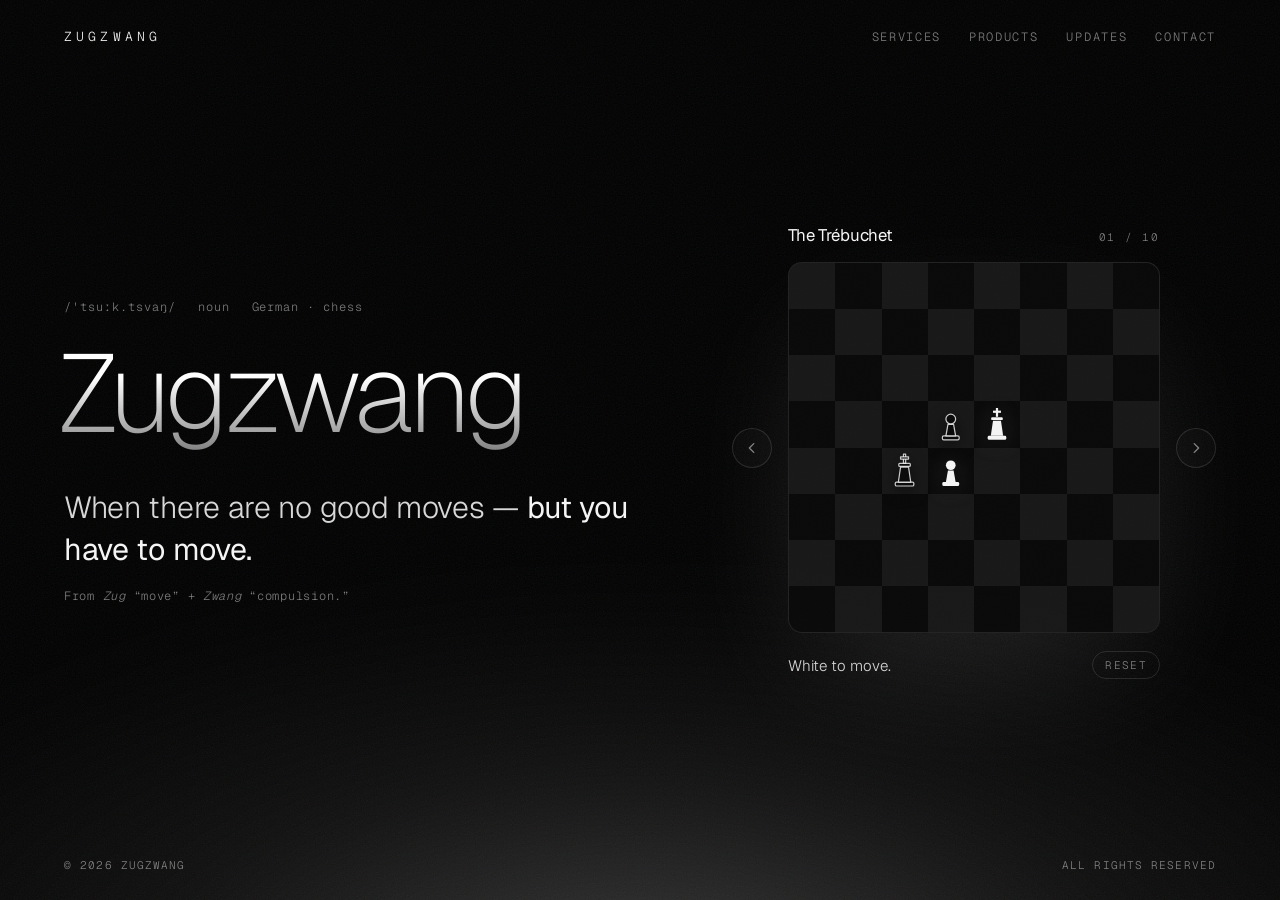
<file: index.html>
<!doctype html>
<html lang="en">
<head>
  <meta charset="utf-8">
  <meta name="viewport" content="width=device-width, initial-scale=1, viewport-fit=cover">
  <title>Zugzwang</title>
  <meta name="description" content="Zugzwang — when there are no good moves, but you have to move.">
  <meta name="theme-color" content="#000000">
  <link rel="icon" href="favicon.ico" sizes="any">
  <link rel="icon" href="favicon.svg" type="image/svg+xml">
  <link rel="apple-touch-icon" href="apple-touch-icon.png">
  <link rel="preconnect" href="https://fonts.googleapis.com">
  <link rel="preconnect" href="https://fonts.gstatic.com" crossorigin>
  <link href="https://fonts.googleapis.com/css2?family=Geist:wght@200;300;400;500&family=Geist+Mono:wght@400&display=swap" rel="stylesheet">
  <link rel="stylesheet" href="styles.css">
</head>
<body>
  <div class="backdrop" aria-hidden="true">
    <div class="board"></div>
    <div class="glow"></div>
    <div class="grain"></div>
  </div>

  <div class="page">
    <header class="reveal d1">
      <a href="/" class="wordmark" aria-label="Zugzwang home">Zugzwang</a>
      <nav class="nav">
        <a href="services/" class="nav-link">Services</a>
        <a href="products/" class="nav-link">Products</a>
        <a href="updates/" class="nav-link">Updates</a>
        <a href="contact/" class="nav-link">Contact</a>
      </nav>
    </header>

    <main>
      <div class="hero">
        <section class="definition" aria-labelledby="term">
          <div class="eyebrow reveal d2">
            <span>/ˈtsuːk.tsvaŋ/</span>
            <span>noun</span>
            <span>German · chess</span>
          </div>

          <h1 id="term" class="reveal d3">Zugzwang</h1>

          <p class="meaning reveal d4">
            When there are no good moves &mdash; <em>but you have to move.</em>
          </p>
          <p class="gloss reveal d4">From <i>Zug</i> “move” + <i>Zwang</i> “compulsion.”</p>
        </section>

        <aside class="zz reveal d5" aria-label="Interactive zugzwang positions">
          <div class="zz-head">
            <p class="zz-title" id="zz-name" aria-live="polite"></p>
            <span class="zz-count" id="zz-count"></span>
          </div>
          <div class="zz-stage">
            <button class="zz-arrow" id="zz-prev" type="button" aria-label="Previous position">
              <svg viewBox="0 0 16 16" aria-hidden="true"><path d="M10 3 5 8l5 5"/></svg>
            </button>
            <div class="zz-board" id="zz-board" role="group">
              <div class="zz-squares"></div>
              <div class="zz-pieces"></div>
            </div>
            <button class="zz-arrow" id="zz-next" type="button" aria-label="Next position">
              <svg viewBox="0 0 16 16" aria-hidden="true"><path d="M6 3l5 5-5 5"/></svg>
            </button>
          </div>
          <div class="zz-foot">
            <p id="zz-status" aria-live="polite"></p>
            <div class="zz-actions">
              <button id="zz-reset" class="pill" type="button">Reset</button>
            </div>
          </div>
        </aside>
      </div>
    </main>

    <footer class="reveal d5">
      <span>© <span id="year">2026</span> Zugzwang</span>
      <span>All rights reserved</span>
    </footer>
  </div>

  <script src="engine.js" defer></script>
  <script src="board.js" defer></script>
  <script>
    document.getElementById('year').textContent = new Date().getFullYear();
  </script>
</body>
</html>
</file>
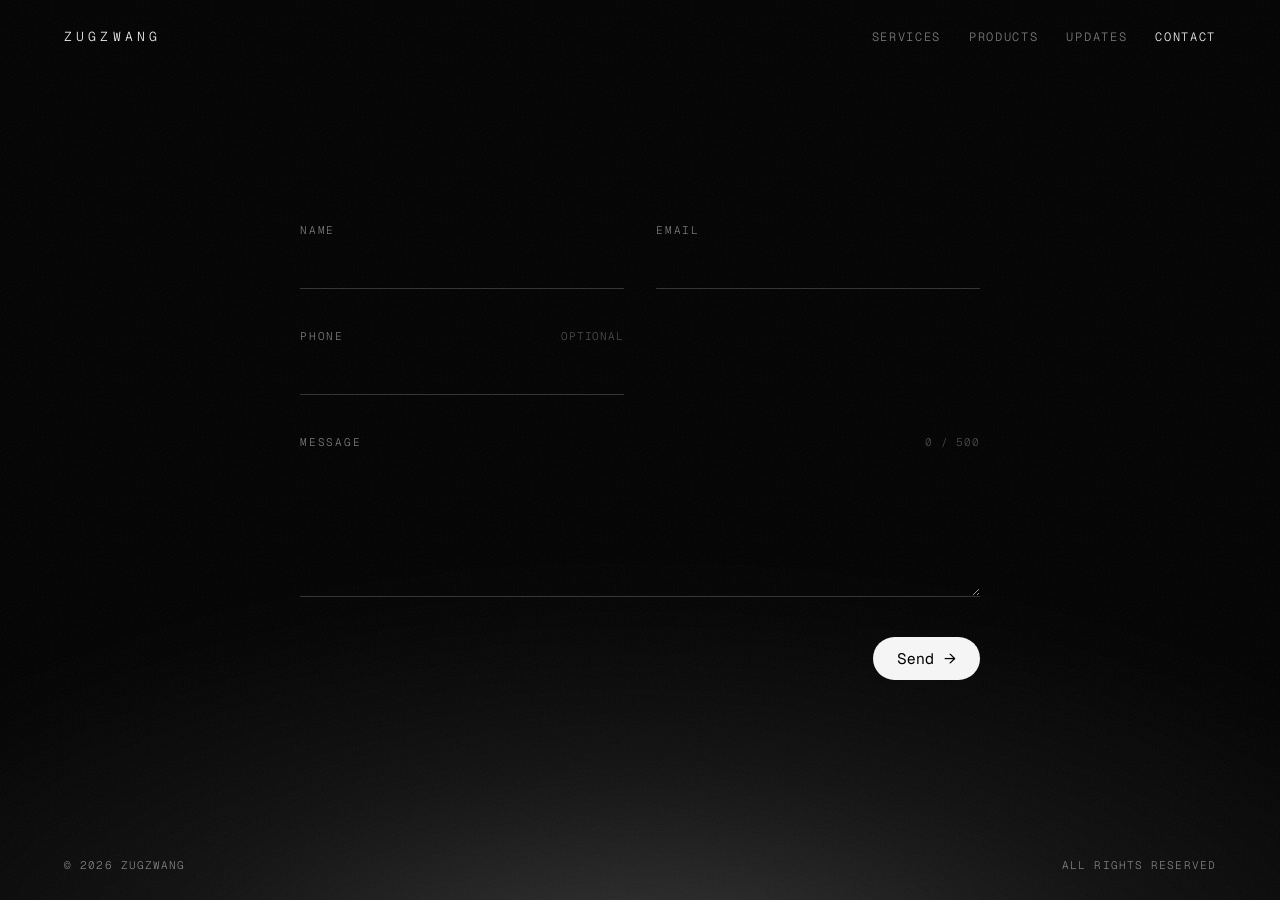
<file: contact/index.html>
<!doctype html>
<html lang="en">
<head>
  <meta charset="utf-8">
  <meta name="viewport" content="width=device-width, initial-scale=1, viewport-fit=cover">
  <title>Contact — Zugzwang</title>
  <meta name="description" content="Get in touch with Zugzwang.">
  <meta name="theme-color" content="#000000">
  <link rel="icon" href="../favicon.ico" sizes="any">
  <link rel="icon" href="../favicon.svg" type="image/svg+xml">
  <link rel="apple-touch-icon" href="../apple-touch-icon.png">
  <link rel="preconnect" href="https://fonts.googleapis.com">
  <link rel="preconnect" href="https://fonts.gstatic.com" crossorigin>
  <link href="https://fonts.googleapis.com/css2?family=Geist:wght@200;300;400;500&family=Geist+Mono:wght@400&display=swap" rel="stylesheet">
  <link rel="stylesheet" href="../styles.css">
</head>
<body>
  <div class="backdrop" aria-hidden="true">
    <div class="board"></div>
    <div class="glow"></div>
    <div class="grain"></div>
  </div>

  <div class="page">
    <header class="reveal d1">
      <a href="../" class="wordmark" aria-label="Zugzwang home">Zugzwang</a>
      <nav class="nav">
        <a href="../services/" class="nav-link">Services</a>
        <a href="../products/" class="nav-link">Products</a>
        <a href="../updates/" class="nav-link">Updates</a>
        <a href="./" class="nav-link" aria-current="page">Contact</a>
      </nav>
    </header>

    <main>
      <form class="contact-form reveal d2" id="contact-form" novalidate>
        <div class="field">
          <label for="cf-name">Name</label>
          <input id="cf-name" name="name" type="text" autocomplete="name" required>
        </div>
        <div class="field">
          <label for="cf-email">Email</label>
          <input id="cf-email" name="email" type="email" autocomplete="email" required>
        </div>
        <div class="field">
          <label for="cf-phone">Phone <span class="optional">Optional</span></label>
          <input id="cf-phone" name="phone" type="tel" autocomplete="tel">
        </div>
        <div class="field field-wide">
          <label for="cf-message">Message <span class="optional" id="cf-count">0 / 500</span></label>
          <textarea id="cf-message" name="message" rows="4" maxlength="500" required></textarea>
        </div>
        <!-- Spam trap: hidden from people, filled in by bots. -->
        <input class="trap" name="_gotcha" type="text" tabindex="-1" autocomplete="off" aria-hidden="true">

        <div class="form-foot field-wide">
          <p class="form-status" id="cf-status" role="status" aria-live="polite"></p>
          <button class="send" type="submit">Send <span aria-hidden="true">→</span></button>
        </div>
      </form>

      <div class="form-done" id="cf-done" hidden>
        <p class="form-done-title">Message sent.</p>
        <p class="form-done-sub">Thanks for reaching out. We’ll be in touch.</p>
      </div>
    </main>

    <footer class="reveal d5">
      <span>© <span id="year">2026</span> Zugzwang</span>
      <span>All rights reserved</span>
    </footer>
  </div>

  <script>
    document.getElementById('year').textContent = new Date().getFullYear();

    (function () {
      // Where submissions go. Paste a form-service URL here (e.g. a Formspree
      // endpoint like https://formspree.io/f/xxxxxxx) to send in-page.
      // Left empty, Send opens a pre-filled email to TO_EMAIL instead.
      var ENDPOINT = '';
      var TO_EMAIL = 'hello@zugzwg.com';

      var form = document.getElementById('contact-form');
      var status = document.getElementById('cf-status');
      var done = document.getElementById('cf-done');
      var message = form.elements.message;
      var count = document.getElementById('cf-count');

      message.addEventListener('input', function () {
        count.textContent = message.value.length + ' / 500';
      });

      form.addEventListener('input', function (e) {
        e.target.closest('.field') && e.target.closest('.field').classList.remove('invalid');
      });

      function validate() {
        var firstBad = null;
        ['name', 'email', 'message'].forEach(function (n) {
          var el = form.elements[n];
          var ok = el.value.trim() && (n !== 'email' || /^[^\s@]+@[^\s@]+\.[^\s@]+$/.test(el.value.trim()));
          el.closest('.field').classList.toggle('invalid', !ok);
          if (!ok && !firstBad) firstBad = el;
        });
        if (firstBad) {
          status.textContent = firstBad.name === 'email' && firstBad.value.trim()
            ? 'Please enter a valid email.' : 'Please fill in your name, email and message.';
          firstBad.focus();
          return false;
        }
        return true;
      }

      function finish() {
        form.hidden = true;
        done.hidden = false;
      }

      form.addEventListener('submit', function (e) {
        e.preventDefault();
        status.textContent = '';
        if (form.elements._gotcha.value) return finish();
        if (!validate()) return;

        var data = {
          name: form.elements.name.value.trim(),
          email: form.elements.email.value.trim(),
          phone: form.elements.phone.value.trim(),
          message: message.value.trim()
        };

        if (!ENDPOINT) {
          var body = data.message + '\n\n' + data.name + '\n' + data.email + (data.phone ? '\n' + data.phone : '');
          window.location.href = 'mailto:' + TO_EMAIL +
            '?subject=' + encodeURIComponent('Message from ' + data.name) +
            '&body=' + encodeURIComponent(body);
          return;
        }

        var button = form.querySelector('.send');
        button.disabled = true;
        status.textContent = 'Sending…';
        fetch(ENDPOINT, {
          method: 'POST',
          headers: { 'Content-Type': 'application/json', 'Accept': 'application/json' },
          body: JSON.stringify(data)
        }).then(function (res) {
          if (!res.ok) throw new Error(res.status);
          finish();
        }).catch(function () {
          button.disabled = false;
          status.textContent = 'Something went wrong. Please email ' + TO_EMAIL + '.';
        });
      });
    })();
  </script>
</body>
</html>
</file>
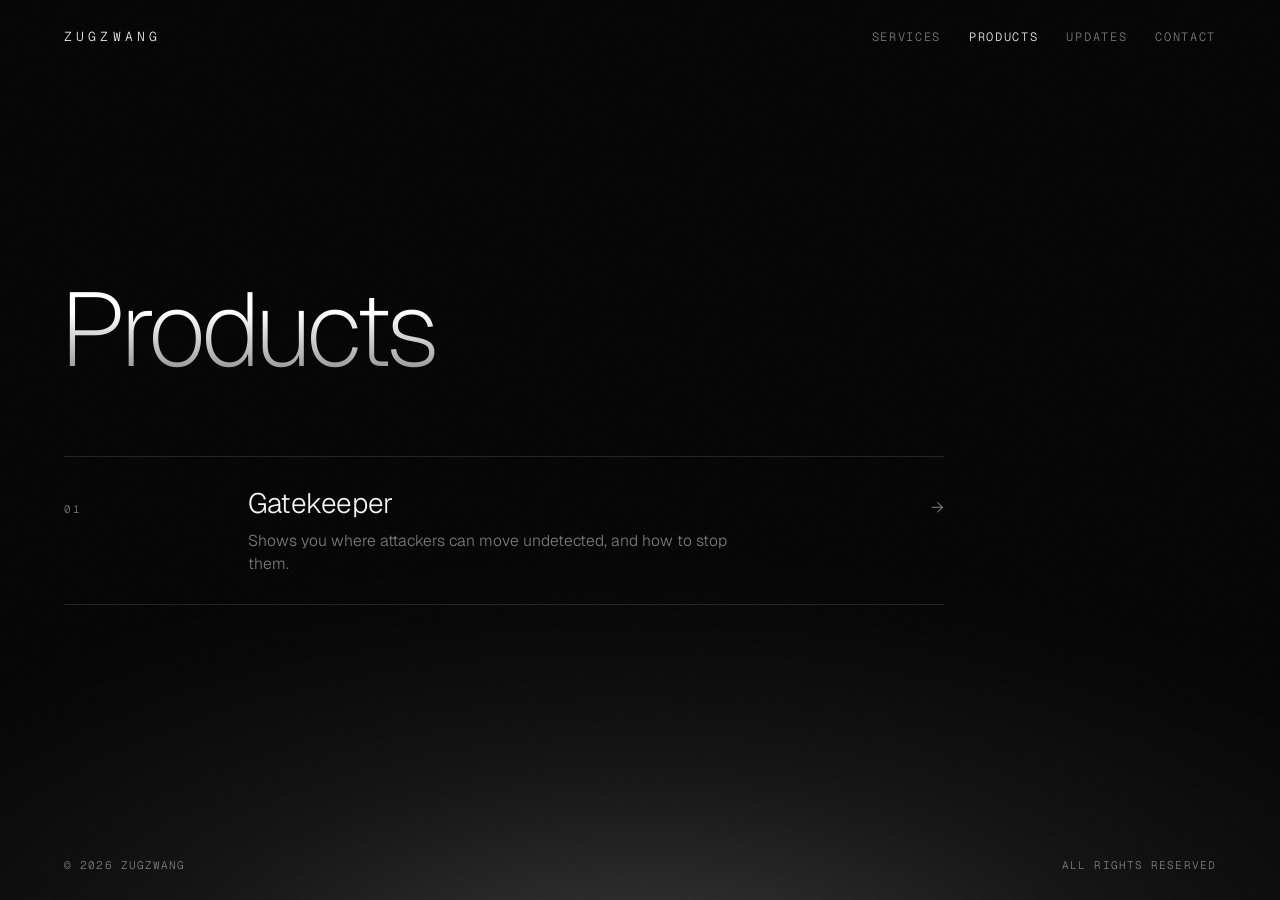
<file: products/index.html>
<!doctype html>
<html lang="en">
<head>
  <meta charset="utf-8">
  <meta name="viewport" content="width=device-width, initial-scale=1, viewport-fit=cover">
  <title>Products — Zugzwang</title>
  <meta name="description" content="Products from Zugzwang.">
  <meta name="theme-color" content="#000000">
  <link rel="icon" href="../favicon.ico" sizes="any">
  <link rel="icon" href="../favicon.svg" type="image/svg+xml">
  <link rel="apple-touch-icon" href="../apple-touch-icon.png">
  <link rel="preconnect" href="https://fonts.googleapis.com">
  <link rel="preconnect" href="https://fonts.gstatic.com" crossorigin>
  <link href="https://fonts.googleapis.com/css2?family=Geist:wght@200;300;400;500&family=Geist+Mono:wght@400&display=swap" rel="stylesheet">
  <link rel="stylesheet" href="../styles.css">
</head>
<body>
  <div class="backdrop" aria-hidden="true">
    <div class="board"></div>
    <div class="glow"></div>
    <div class="grain"></div>
  </div>

  <div class="page">
    <header class="reveal d1">
      <a href="../" class="wordmark" aria-label="Zugzwang home">Zugzwang</a>
      <nav class="nav">
        <a href="../services/" class="nav-link">Services</a>
        <a href="./" class="nav-link" aria-current="page">Products</a>
        <a href="../updates/" class="nav-link">Updates</a>
        <a href="../contact/" class="nav-link">Contact</a>
      </nav>
    </header>

    <main>
      <section class="updates">
        <h1 class="page-title reveal d2">Products</h1>

        <ul class="post-list reveal d3">
          <li>
            <a class="post-link" href="gatekeeper.html">
              <span class="post-meta">01</span>
              <div>
                <h2>Gatekeeper</h2>
                <p>Shows you where attackers can move undetected, and how to stop them.</p>
              </div>
              <span class="post-arrow" aria-hidden="true">→</span>
            </a>
          </li>
        </ul>
      </section>
    </main>

    <footer class="reveal d5">
      <span>© <span id="year">2026</span> Zugzwang</span>
      <span>All rights reserved</span>
    </footer>
  </div>

  <script>document.getElementById('year').textContent = new Date().getFullYear();</script>
</body>
</html>
</file>
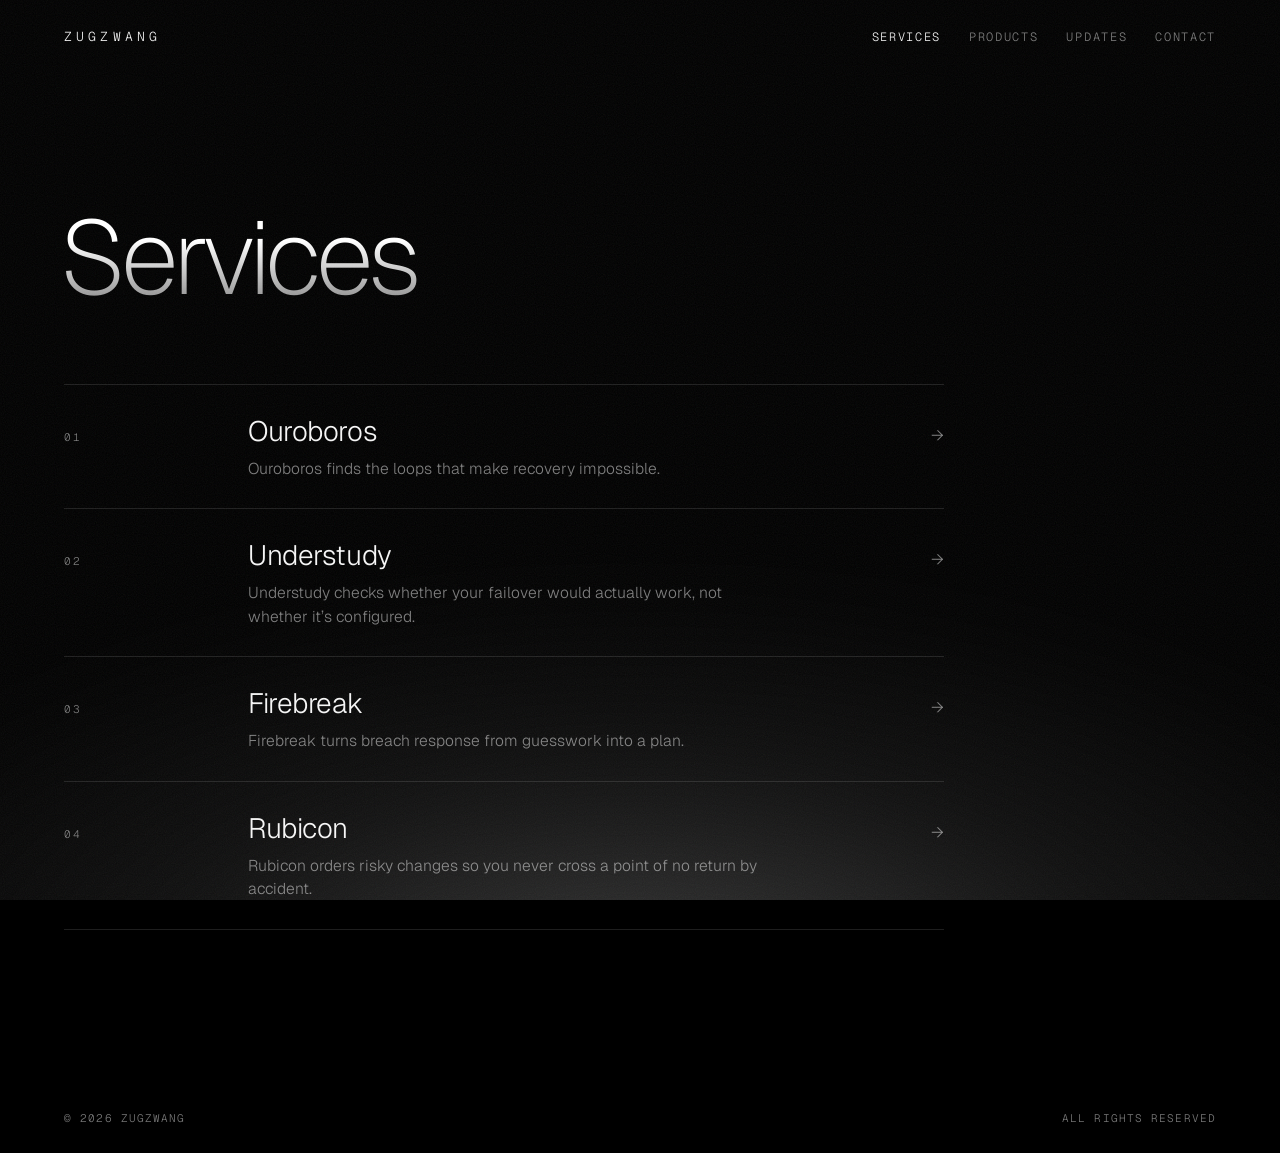
<file: services/index.html>
<!doctype html>
<html lang="en">
<head>
  <meta charset="utf-8">
  <meta name="viewport" content="width=device-width, initial-scale=1, viewport-fit=cover">
  <title>Services — Zugzwang</title>
  <meta name="description" content="Services from Zugzwang.">
  <meta name="theme-color" content="#000000">
  <link rel="icon" href="../favicon.ico" sizes="any">
  <link rel="icon" href="../favicon.svg" type="image/svg+xml">
  <link rel="apple-touch-icon" href="../apple-touch-icon.png">
  <link rel="preconnect" href="https://fonts.googleapis.com">
  <link rel="preconnect" href="https://fonts.gstatic.com" crossorigin>
  <link href="https://fonts.googleapis.com/css2?family=Geist:wght@200;300;400;500&family=Geist+Mono:wght@400&display=swap" rel="stylesheet">
  <link rel="stylesheet" href="../styles.css">
</head>
<body>
  <div class="backdrop" aria-hidden="true">
    <div class="board"></div>
    <div class="glow"></div>
    <div class="grain"></div>
  </div>

  <div class="page">
    <header class="reveal d1">
      <a href="../" class="wordmark" aria-label="Zugzwang home">Zugzwang</a>
      <nav class="nav">
        <a href="./" class="nav-link" aria-current="page">Services</a>
        <a href="../products/" class="nav-link">Products</a>
        <a href="../updates/" class="nav-link">Updates</a>
        <a href="../contact/" class="nav-link">Contact</a>
      </nav>
    </header>

    <main>
      <section class="updates">
        <h1 class="page-title reveal d2">Services</h1>

        <ul class="post-list reveal d3">
          <li>
            <a class="post-link" href="ouroboros.html">
              <span class="post-meta">01</span>
              <div>
                <h2>Ouroboros</h2>
                <p>Ouroboros finds the loops that make recovery impossible.</p>
              </div>
              <span class="post-arrow" aria-hidden="true">→</span>
            </a>
          </li>
          <li>
            <a class="post-link" href="understudy.html">
              <span class="post-meta">02</span>
              <div>
                <h2>Understudy</h2>
                <p>Understudy checks whether your failover would actually work, not whether it’s configured.</p>
              </div>
              <span class="post-arrow" aria-hidden="true">→</span>
            </a>
          </li>
          <li>
            <a class="post-link" href="firebreak.html">
              <span class="post-meta">03</span>
              <div>
                <h2>Firebreak</h2>
                <p>Firebreak turns breach response from guesswork into a plan.</p>
              </div>
              <span class="post-arrow" aria-hidden="true">→</span>
            </a>
          </li>
          <li>
            <a class="post-link" href="rubicon.html">
              <span class="post-meta">04</span>
              <div>
                <h2>Rubicon</h2>
                <p>Rubicon orders risky changes so you never cross a point of no return by accident.</p>
              </div>
              <span class="post-arrow" aria-hidden="true">→</span>
            </a>
          </li>
        </ul>
      </section>
    </main>

    <footer class="reveal d5">
      <span>© <span id="year">2026</span> Zugzwang</span>
      <span>All rights reserved</span>
    </footer>
  </div>

  <script>document.getElementById('year').textContent = new Date().getFullYear();</script>
</body>
</html>
</file>
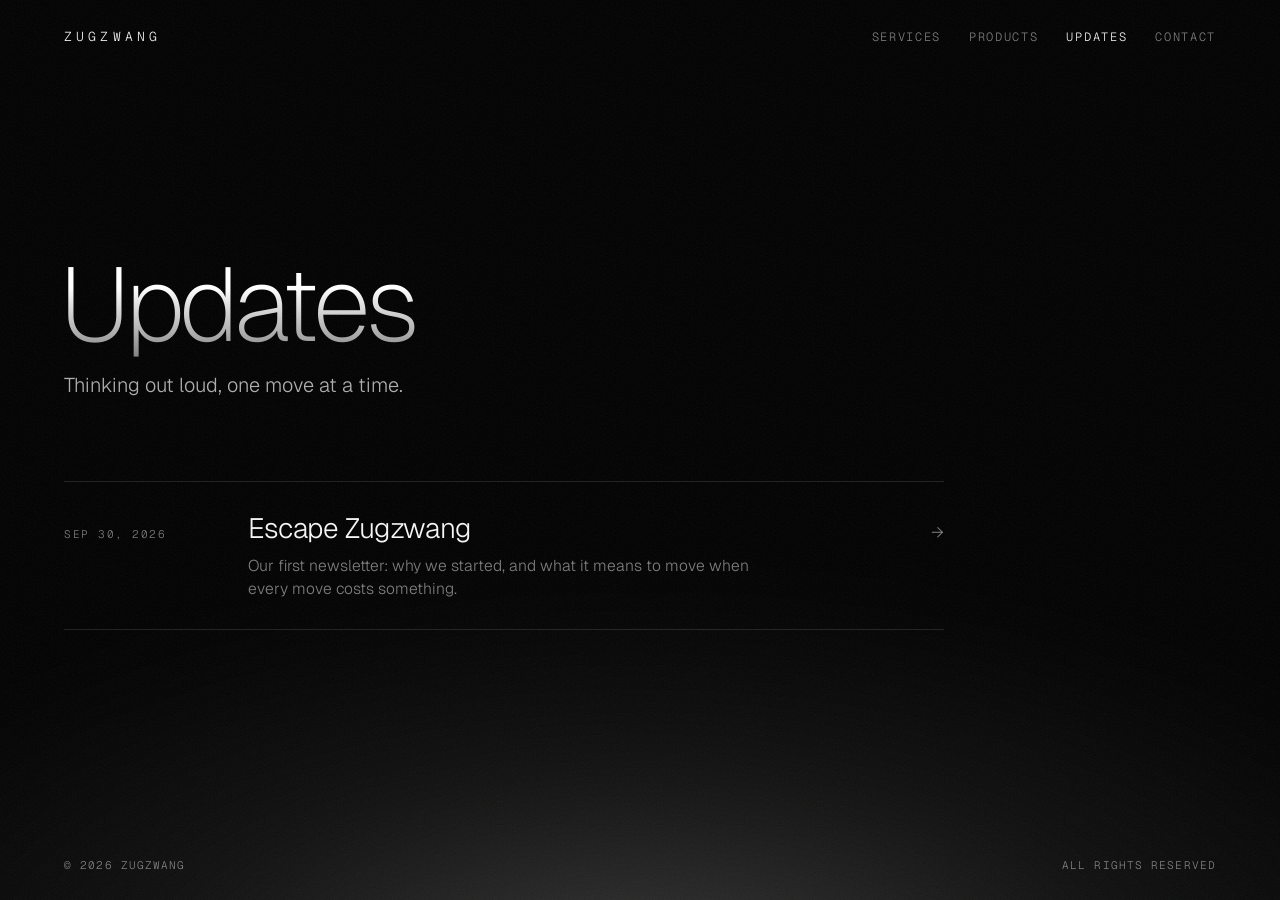
<file: updates/index.html>
<!doctype html>
<html lang="en">
<head>
  <meta charset="utf-8">
  <meta name="viewport" content="width=device-width, initial-scale=1, viewport-fit=cover">
  <title>Updates — Zugzwang</title>
  <meta name="description" content="Newsletters and updates from Zugzwang.">
  <meta name="theme-color" content="#000000">
  <link rel="icon" href="../favicon.ico" sizes="any">
  <link rel="icon" href="../favicon.svg" type="image/svg+xml">
  <link rel="apple-touch-icon" href="../apple-touch-icon.png">
  <link rel="preconnect" href="https://fonts.googleapis.com">
  <link rel="preconnect" href="https://fonts.gstatic.com" crossorigin>
  <link href="https://fonts.googleapis.com/css2?family=Geist:wght@200;300;400;500&family=Geist+Mono:wght@400&display=swap" rel="stylesheet">
  <link rel="stylesheet" href="../styles.css">
</head>
<body>
  <div class="backdrop" aria-hidden="true">
    <div class="board"></div>
    <div class="glow"></div>
    <div class="grain"></div>
  </div>

  <div class="page">
    <header class="reveal d1">
      <a href="../" class="wordmark" aria-label="Zugzwang home">Zugzwang</a>
      <nav class="nav">
        <a href="../services/" class="nav-link">Services</a>
        <a href="../products/" class="nav-link">Products</a>
        <a href="./" class="nav-link" aria-current="page">Updates</a>
        <a href="../contact/" class="nav-link">Contact</a>
      </nav>
    </header>

    <main>
      <section class="updates">
        <h1 class="page-title reveal d2">Updates</h1>
        <p class="page-lede reveal d3">Thinking out loud, one move at a time.</p>

        <ul class="post-list reveal d4">
          <li>
            <a class="post-link" href="escape-zugzwang.html">
              <time class="post-meta" datetime="2026-09-30">Sep 30, 2026</time>
              <div>
                <h2>Escape Zugzwang</h2>
                <p>Our first newsletter: why we started, and what it means to move when every move costs something.</p>
              </div>
              <span class="post-arrow" aria-hidden="true">→</span>
            </a>
          </li>
        </ul>
      </section>
    </main>

    <footer class="reveal d5">
      <span>© <span id="year">2026</span> Zugzwang</span>
      <span>All rights reserved</span>
    </footer>
  </div>

  <script>document.getElementById('year').textContent = new Date().getFullYear();</script>
</body>
</html>
</file>
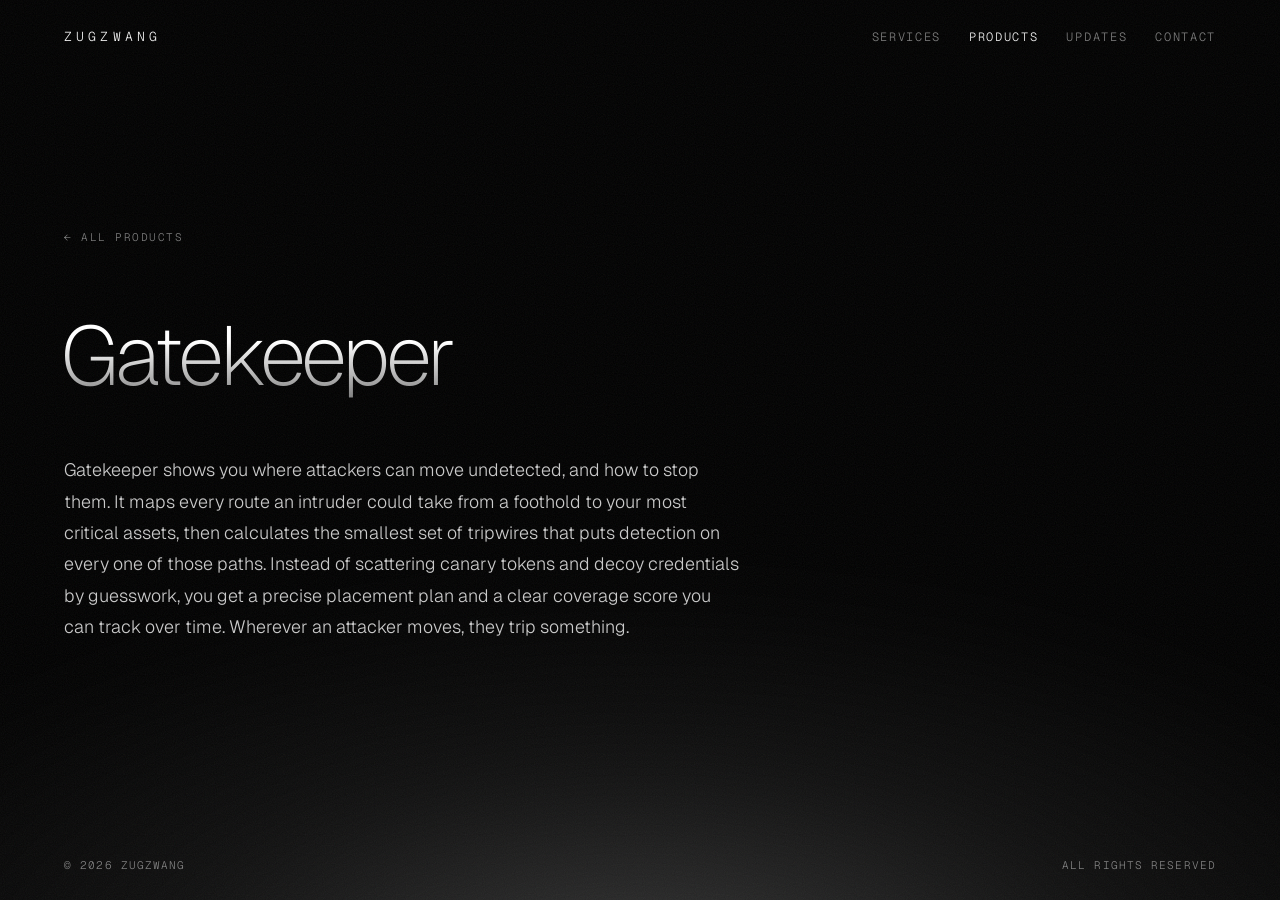
<file: products/gatekeeper.html>
<!doctype html>
<html lang="en">
<head>
  <meta charset="utf-8">
  <meta name="viewport" content="width=device-width, initial-scale=1, viewport-fit=cover">
  <title>Gatekeeper — Zugzwang</title>
  <meta name="description" content="Gatekeeper shows you where attackers can move undetected, and how to stop them.">
  <meta name="theme-color" content="#000000">
  <link rel="icon" href="../favicon.ico" sizes="any">
  <link rel="icon" href="../favicon.svg" type="image/svg+xml">
  <link rel="apple-touch-icon" href="../apple-touch-icon.png">
  <link rel="preconnect" href="https://fonts.googleapis.com">
  <link rel="preconnect" href="https://fonts.gstatic.com" crossorigin>
  <link href="https://fonts.googleapis.com/css2?family=Geist:wght@200;300;400;500&family=Geist+Mono:wght@400&display=swap" rel="stylesheet">
  <link rel="stylesheet" href="../styles.css">
</head>
<body>
  <div class="backdrop" aria-hidden="true">
    <div class="board"></div>
    <div class="glow"></div>
    <div class="grain"></div>
  </div>

  <div class="page">
    <header class="reveal d1">
      <a href="../" class="wordmark" aria-label="Zugzwang home">Zugzwang</a>
      <nav class="nav">
        <a href="../services/" class="nav-link">Services</a>
        <a href="./" class="nav-link" aria-current="page">Products</a>
        <a href="../updates/" class="nav-link">Updates</a>
        <a href="../contact/" class="nav-link">Contact</a>
      </nav>
    </header>

    <main>
      <article class="article">
        <a href="./" class="back-link reveal d2">← All products</a>

        <h1 class="page-title reveal d2">Gatekeeper</h1>

        <div class="prose reveal d3">
          <p>Gatekeeper shows you where attackers can move undetected, and how to stop them. It maps every route an intruder could take from a foothold to your most critical assets, then calculates the smallest set of tripwires that puts detection on every one of those paths. Instead of scattering canary tokens and decoy credentials by guesswork, you get a precise placement plan and a clear coverage score you can track over time. Wherever an attacker moves, they trip something.</p>
        </div>
      </article>
    </main>

    <footer class="reveal d5">
      <span>© <span id="year">2026</span> Zugzwang</span>
      <span>All rights reserved</span>
    </footer>
  </div>

  <script>document.getElementById('year').textContent = new Date().getFullYear();</script>
</body>
</html>
</file>
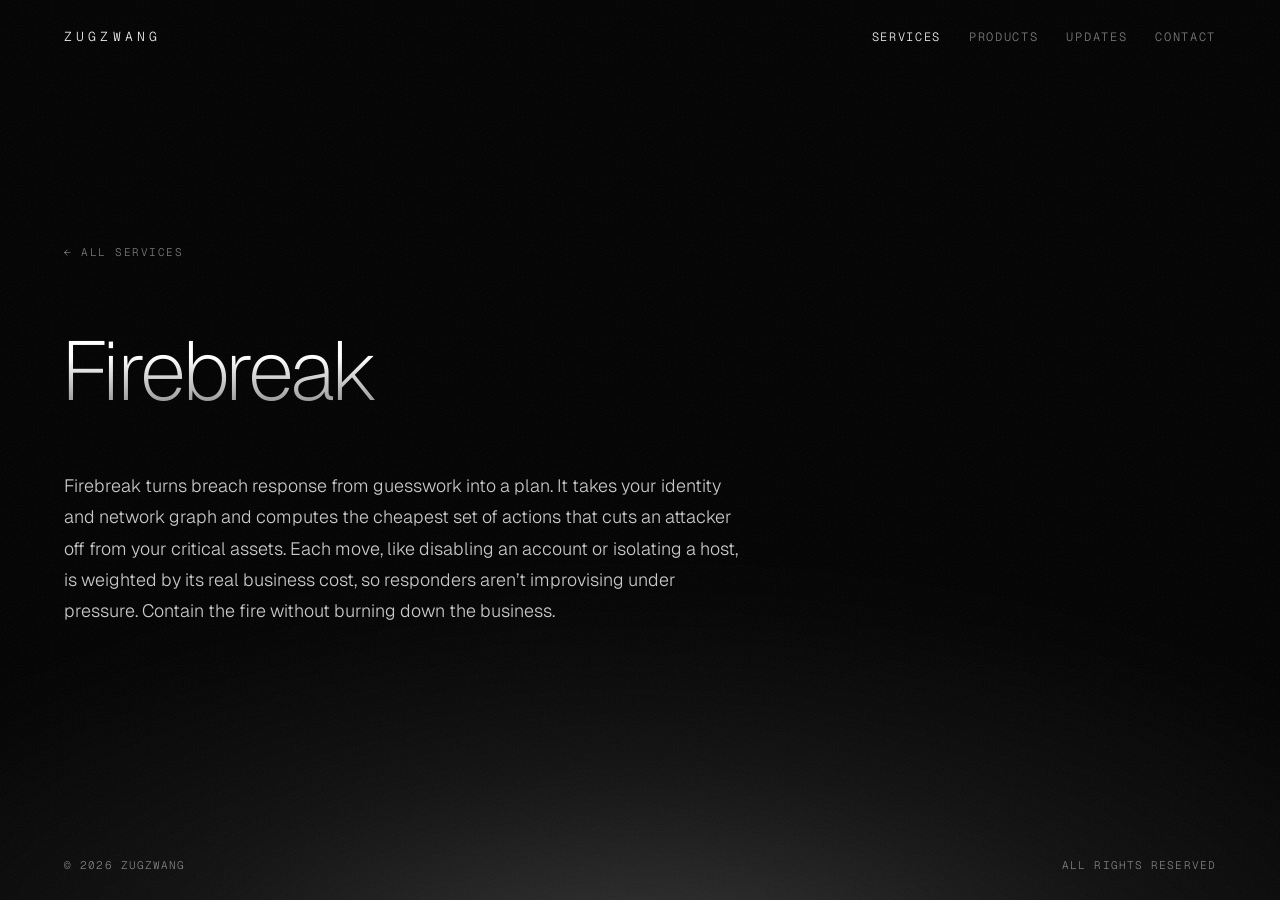
<file: services/firebreak.html>
<!doctype html>
<html lang="en">
<head>
  <meta charset="utf-8">
  <meta name="viewport" content="width=device-width, initial-scale=1, viewport-fit=cover">
  <title>Firebreak — Zugzwang</title>
  <meta name="description" content="Firebreak turns breach response from guesswork into a plan.">
  <meta name="theme-color" content="#000000">
  <link rel="icon" href="../favicon.ico" sizes="any">
  <link rel="icon" href="../favicon.svg" type="image/svg+xml">
  <link rel="apple-touch-icon" href="../apple-touch-icon.png">
  <link rel="preconnect" href="https://fonts.googleapis.com">
  <link rel="preconnect" href="https://fonts.gstatic.com" crossorigin>
  <link href="https://fonts.googleapis.com/css2?family=Geist:wght@200;300;400;500&family=Geist+Mono:wght@400&display=swap" rel="stylesheet">
  <link rel="stylesheet" href="../styles.css">
</head>
<body>
  <div class="backdrop" aria-hidden="true">
    <div class="board"></div>
    <div class="glow"></div>
    <div class="grain"></div>
  </div>

  <div class="page">
    <header class="reveal d1">
      <a href="../" class="wordmark" aria-label="Zugzwang home">Zugzwang</a>
      <nav class="nav">
        <a href="./" class="nav-link" aria-current="page">Services</a>
        <a href="../products/" class="nav-link">Products</a>
        <a href="../updates/" class="nav-link">Updates</a>
        <a href="../contact/" class="nav-link">Contact</a>
      </nav>
    </header>

    <main>
      <article class="article">
        <a href="./" class="back-link reveal d2">← All services</a>

        <h1 class="page-title reveal d2">Firebreak</h1>

        <div class="prose reveal d3">
          <p>Firebreak turns breach response from guesswork into a plan. It takes your identity and network graph and computes the cheapest set of actions that cuts an attacker off from your critical assets. Each move, like disabling an account or isolating a host, is weighted by its real business cost, so responders aren’t improvising under pressure. Contain the fire without burning down the business.</p>
        </div>
      </article>
    </main>

    <footer class="reveal d5">
      <span>© <span id="year">2026</span> Zugzwang</span>
      <span>All rights reserved</span>
    </footer>
  </div>

  <script>document.getElementById('year').textContent = new Date().getFullYear();</script>
</body>
</html>
</file>
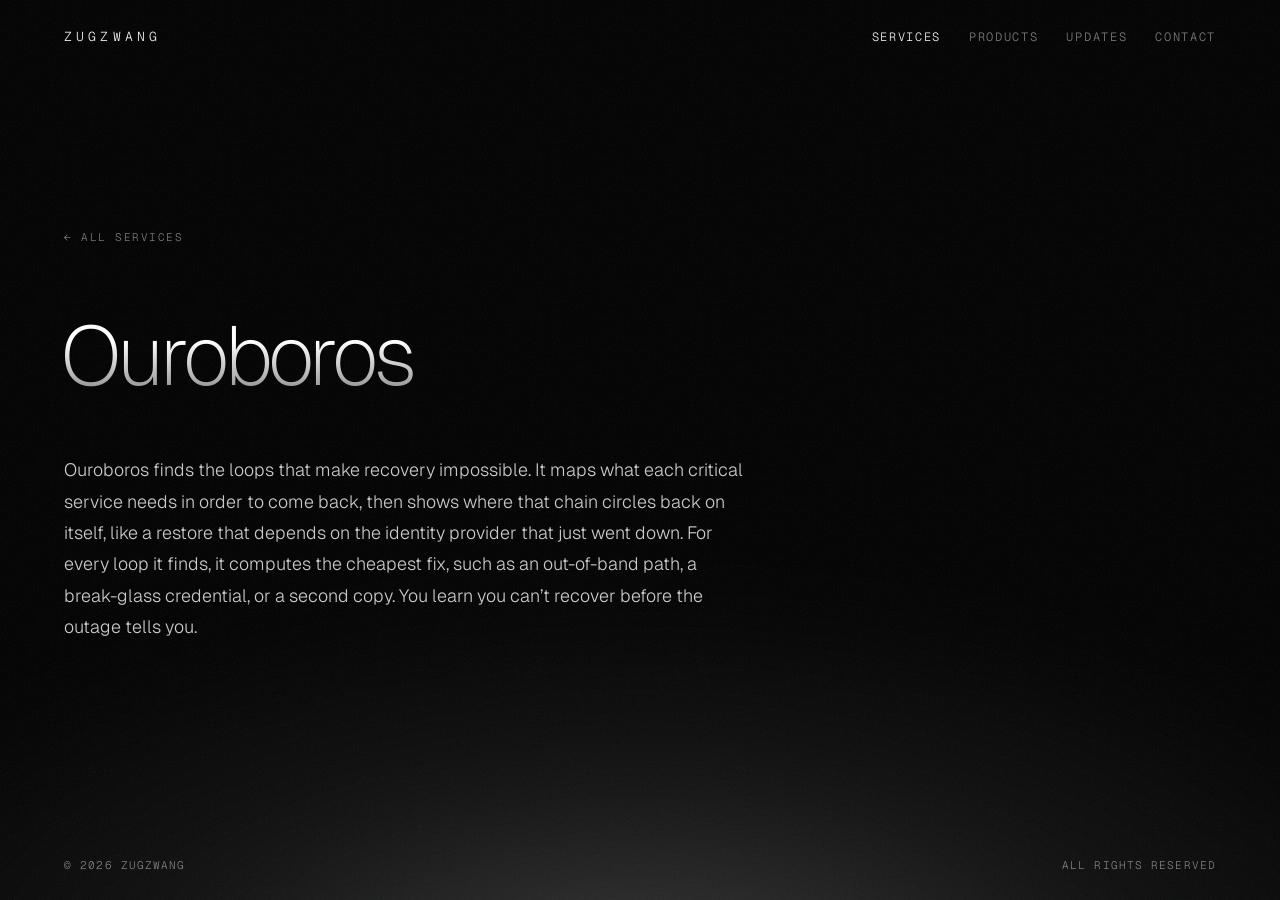
<file: services/ouroboros.html>
<!doctype html>
<html lang="en">
<head>
  <meta charset="utf-8">
  <meta name="viewport" content="width=device-width, initial-scale=1, viewport-fit=cover">
  <title>Ouroboros — Zugzwang</title>
  <meta name="description" content="Ouroboros finds the loops that make recovery impossible.">
  <meta name="theme-color" content="#000000">
  <link rel="icon" href="../favicon.ico" sizes="any">
  <link rel="icon" href="../favicon.svg" type="image/svg+xml">
  <link rel="apple-touch-icon" href="../apple-touch-icon.png">
  <link rel="preconnect" href="https://fonts.googleapis.com">
  <link rel="preconnect" href="https://fonts.gstatic.com" crossorigin>
  <link href="https://fonts.googleapis.com/css2?family=Geist:wght@200;300;400;500&family=Geist+Mono:wght@400&display=swap" rel="stylesheet">
  <link rel="stylesheet" href="../styles.css">
</head>
<body>
  <div class="backdrop" aria-hidden="true">
    <div class="board"></div>
    <div class="glow"></div>
    <div class="grain"></div>
  </div>

  <div class="page">
    <header class="reveal d1">
      <a href="../" class="wordmark" aria-label="Zugzwang home">Zugzwang</a>
      <nav class="nav">
        <a href="./" class="nav-link" aria-current="page">Services</a>
        <a href="../products/" class="nav-link">Products</a>
        <a href="../updates/" class="nav-link">Updates</a>
        <a href="../contact/" class="nav-link">Contact</a>
      </nav>
    </header>

    <main>
      <article class="article">
        <a href="./" class="back-link reveal d2">← All services</a>

        <h1 class="page-title reveal d2">Ouroboros</h1>

        <div class="prose reveal d3">
          <p>Ouroboros finds the loops that make recovery impossible. It maps what each critical service needs in order to come back, then shows where that chain circles back on itself, like a restore that depends on the identity provider that just went down. For every loop it finds, it computes the cheapest fix, such as an out-of-band path, a break-glass credential, or a second copy. You learn you can’t recover before the outage tells you.</p>
        </div>
      </article>
    </main>

    <footer class="reveal d5">
      <span>© <span id="year">2026</span> Zugzwang</span>
      <span>All rights reserved</span>
    </footer>
  </div>

  <script>document.getElementById('year').textContent = new Date().getFullYear();</script>
</body>
</html>
</file>
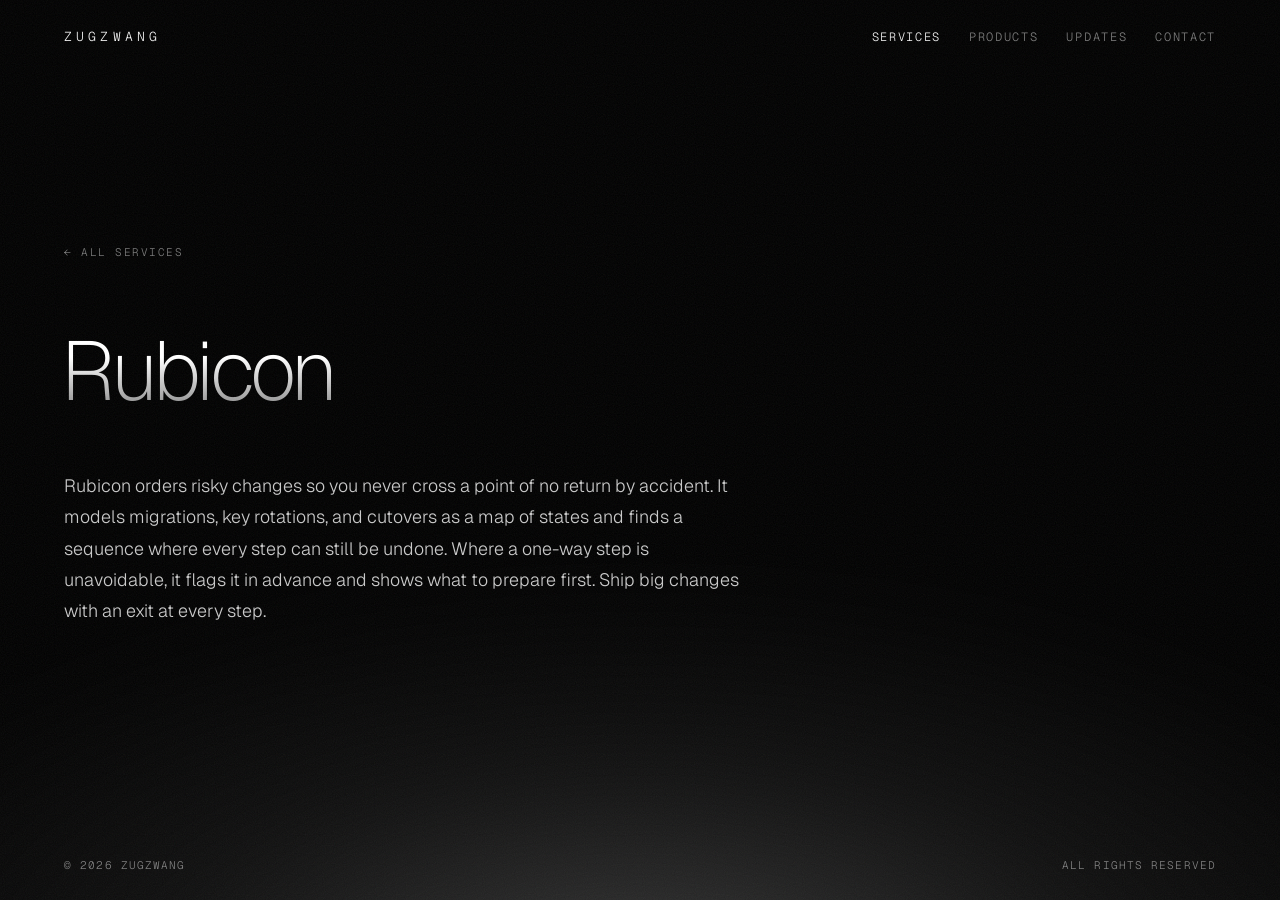
<file: services/rubicon.html>
<!doctype html>
<html lang="en">
<head>
  <meta charset="utf-8">
  <meta name="viewport" content="width=device-width, initial-scale=1, viewport-fit=cover">
  <title>Rubicon — Zugzwang</title>
  <meta name="description" content="Rubicon orders risky changes so you never cross a point of no return by accident.">
  <meta name="theme-color" content="#000000">
  <link rel="icon" href="../favicon.ico" sizes="any">
  <link rel="icon" href="../favicon.svg" type="image/svg+xml">
  <link rel="apple-touch-icon" href="../apple-touch-icon.png">
  <link rel="preconnect" href="https://fonts.googleapis.com">
  <link rel="preconnect" href="https://fonts.gstatic.com" crossorigin>
  <link href="https://fonts.googleapis.com/css2?family=Geist:wght@200;300;400;500&family=Geist+Mono:wght@400&display=swap" rel="stylesheet">
  <link rel="stylesheet" href="../styles.css">
</head>
<body>
  <div class="backdrop" aria-hidden="true">
    <div class="board"></div>
    <div class="glow"></div>
    <div class="grain"></div>
  </div>

  <div class="page">
    <header class="reveal d1">
      <a href="../" class="wordmark" aria-label="Zugzwang home">Zugzwang</a>
      <nav class="nav">
        <a href="./" class="nav-link" aria-current="page">Services</a>
        <a href="../products/" class="nav-link">Products</a>
        <a href="../updates/" class="nav-link">Updates</a>
        <a href="../contact/" class="nav-link">Contact</a>
      </nav>
    </header>

    <main>
      <article class="article">
        <a href="./" class="back-link reveal d2">← All services</a>

        <h1 class="page-title reveal d2">Rubicon</h1>

        <div class="prose reveal d3">
          <p>Rubicon orders risky changes so you never cross a point of no return by accident. It models migrations, key rotations, and cutovers as a map of states and finds a sequence where every step can still be undone. Where a one-way step is unavoidable, it flags it in advance and shows what to prepare first. Ship big changes with an exit at every step.</p>
        </div>
      </article>
    </main>

    <footer class="reveal d5">
      <span>© <span id="year">2026</span> Zugzwang</span>
      <span>All rights reserved</span>
    </footer>
  </div>

  <script>document.getElementById('year').textContent = new Date().getFullYear();</script>
</body>
</html>
</file>
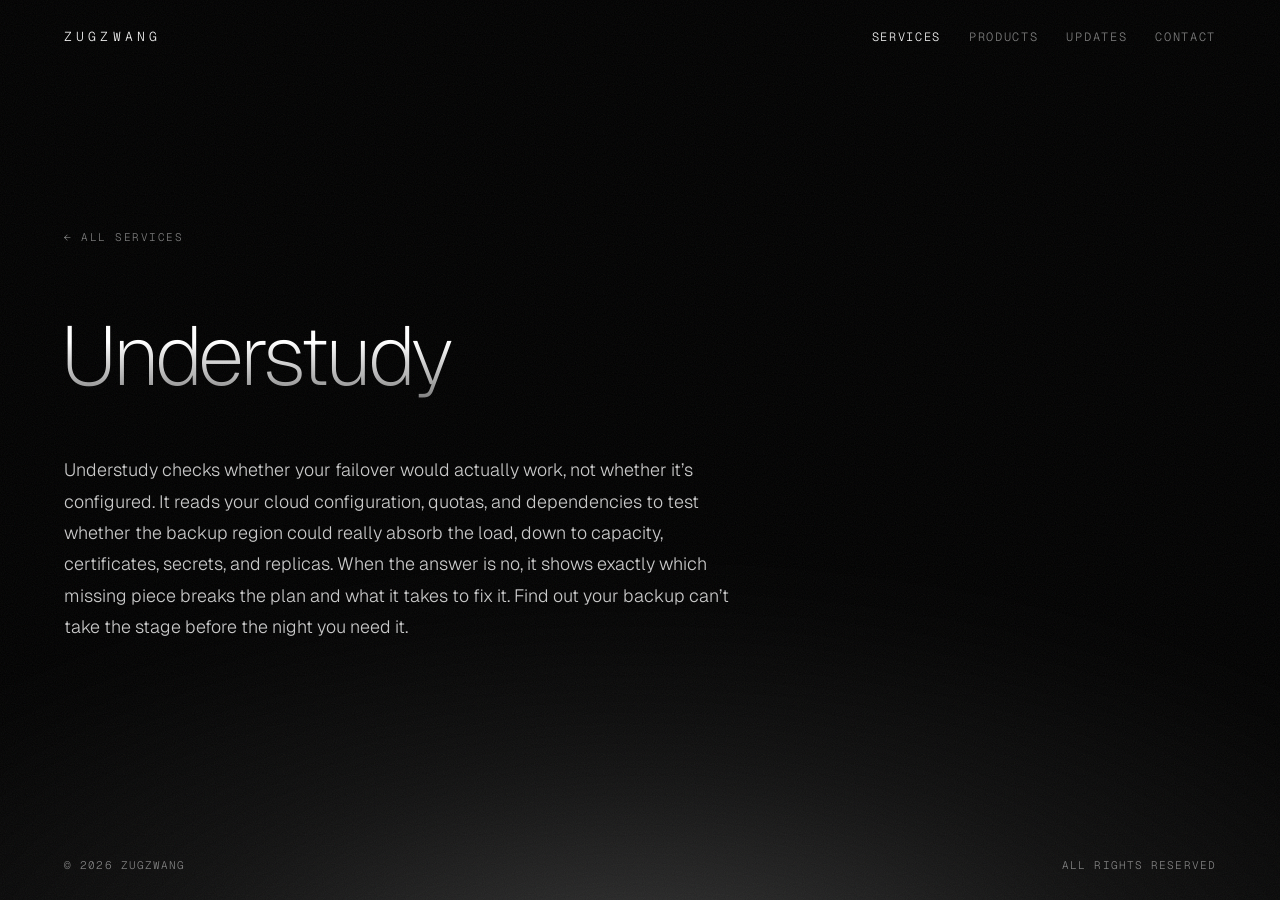
<file: services/understudy.html>
<!doctype html>
<html lang="en">
<head>
  <meta charset="utf-8">
  <meta name="viewport" content="width=device-width, initial-scale=1, viewport-fit=cover">
  <title>Understudy — Zugzwang</title>
  <meta name="description" content="Understudy checks whether your failover would actually work, not whether it’s configured.">
  <meta name="theme-color" content="#000000">
  <link rel="icon" href="../favicon.ico" sizes="any">
  <link rel="icon" href="../favicon.svg" type="image/svg+xml">
  <link rel="apple-touch-icon" href="../apple-touch-icon.png">
  <link rel="preconnect" href="https://fonts.googleapis.com">
  <link rel="preconnect" href="https://fonts.gstatic.com" crossorigin>
  <link href="https://fonts.googleapis.com/css2?family=Geist:wght@200;300;400;500&family=Geist+Mono:wght@400&display=swap" rel="stylesheet">
  <link rel="stylesheet" href="../styles.css">
</head>
<body>
  <div class="backdrop" aria-hidden="true">
    <div class="board"></div>
    <div class="glow"></div>
    <div class="grain"></div>
  </div>

  <div class="page">
    <header class="reveal d1">
      <a href="../" class="wordmark" aria-label="Zugzwang home">Zugzwang</a>
      <nav class="nav">
        <a href="./" class="nav-link" aria-current="page">Services</a>
        <a href="../products/" class="nav-link">Products</a>
        <a href="../updates/" class="nav-link">Updates</a>
        <a href="../contact/" class="nav-link">Contact</a>
      </nav>
    </header>

    <main>
      <article class="article">
        <a href="./" class="back-link reveal d2">← All services</a>

        <h1 class="page-title reveal d2">Understudy</h1>

        <div class="prose reveal d3">
          <p>Understudy checks whether your failover would actually work, not whether it’s configured. It reads your cloud configuration, quotas, and dependencies to test whether the backup region could really absorb the load, down to capacity, certificates, secrets, and replicas. When the answer is no, it shows exactly which missing piece breaks the plan and what it takes to fix it. Find out your backup can’t take the stage before the night you need it.</p>
        </div>
      </article>
    </main>

    <footer class="reveal d5">
      <span>© <span id="year">2026</span> Zugzwang</span>
      <span>All rights reserved</span>
    </footer>
  </div>

  <script>document.getElementById('year').textContent = new Date().getFullYear();</script>
</body>
</html>
</file>
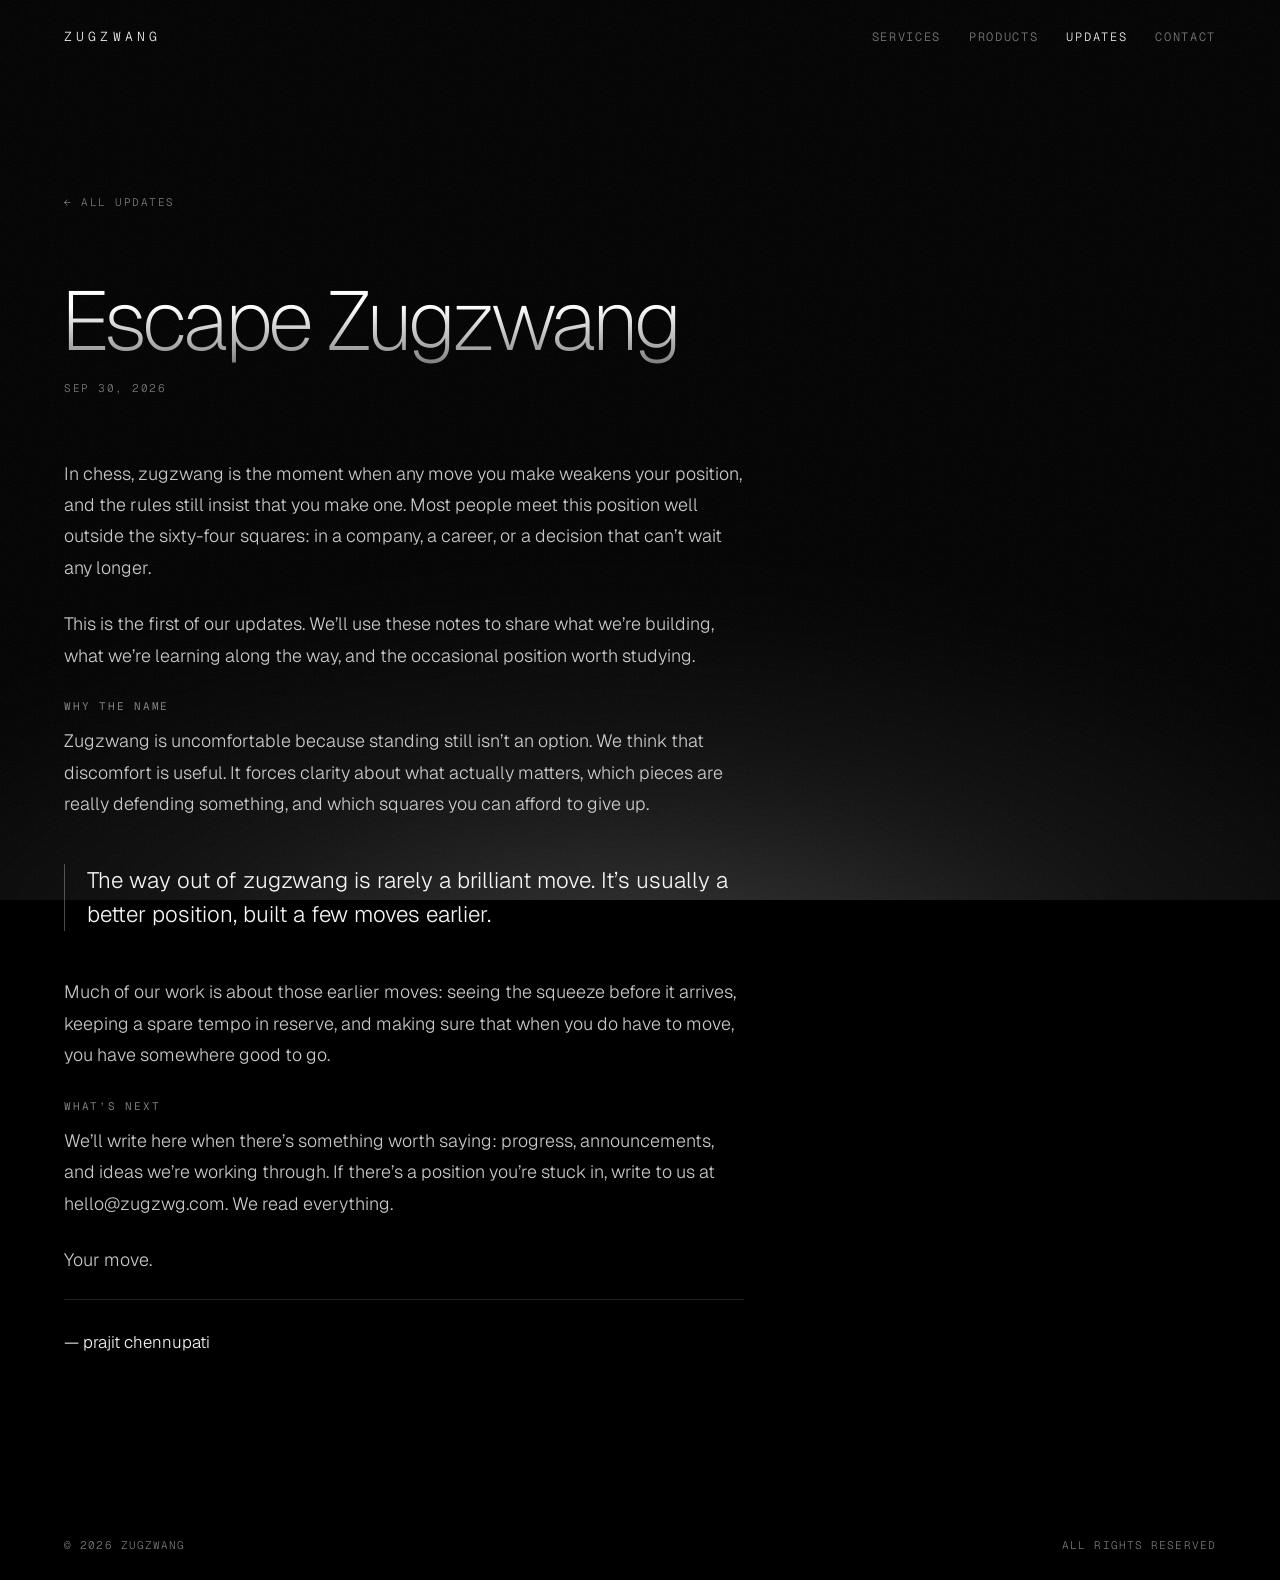
<file: updates/escape-zugzwang.html>
<!doctype html>
<html lang="en">
<head>
  <meta charset="utf-8">
  <meta name="viewport" content="width=device-width, initial-scale=1, viewport-fit=cover">
  <title>Escape Zugzwang — Zugzwang</title>
  <meta name="description" content="Our first newsletter: why we started, and what it means to move when every move costs something.">
  <meta name="theme-color" content="#000000">
  <link rel="icon" href="../favicon.ico" sizes="any">
  <link rel="icon" href="../favicon.svg" type="image/svg+xml">
  <link rel="apple-touch-icon" href="../apple-touch-icon.png">
  <link rel="preconnect" href="https://fonts.googleapis.com">
  <link rel="preconnect" href="https://fonts.gstatic.com" crossorigin>
  <link href="https://fonts.googleapis.com/css2?family=Geist:wght@200;300;400;500&family=Geist+Mono:wght@400&display=swap" rel="stylesheet">
  <link rel="stylesheet" href="../styles.css">
</head>
<body>
  <div class="backdrop" aria-hidden="true">
    <div class="board"></div>
    <div class="glow"></div>
    <div class="grain"></div>
  </div>

  <div class="page">
    <header class="reveal d1">
      <a href="../" class="wordmark" aria-label="Zugzwang home">Zugzwang</a>
      <nav class="nav">
        <a href="../services/" class="nav-link">Services</a>
        <a href="../products/" class="nav-link">Products</a>
        <a href="./" class="nav-link" aria-current="page">Updates</a>
        <a href="../contact/" class="nav-link">Contact</a>
      </nav>
    </header>

    <main>
      <article class="article">
        <a href="./" class="back-link reveal d2">← All updates</a>

        <h1 class="page-title reveal d2">Escape Zugzwang</h1>
        <time class="post-meta reveal d3" datetime="2026-09-30">Sep 30, 2026</time>

        <div class="prose reveal d4">
          <p>In chess, zugzwang is the moment when any move you make weakens your position, and the rules still insist that you make one. Most people meet this position well outside the sixty-four squares: in a company, a career, or a decision that can’t wait any longer.</p>

          <p>This is the first of our updates. We’ll use these notes to share what we’re building, what we’re learning along the way, and the occasional position worth studying.</p>

          <h3>Why the name</h3>

          <p>Zugzwang is uncomfortable because standing still isn’t an option. We think that discomfort is useful. It forces clarity about what actually matters, which pieces are really defending something, and which squares you can afford to give up.</p>

          <blockquote>The way out of zugzwang is rarely a brilliant move. It’s usually a better position, built a few moves earlier.</blockquote>

          <p>Much of our work is about those earlier moves: seeing the squeeze before it arrives, keeping a spare tempo in reserve, and making sure that when you do have to move, you have somewhere good to go.</p>

          <h3>What’s next</h3>

          <p>We’ll write here when there’s something worth saying: progress, announcements, and ideas we’re working through. If there’s a position you’re stuck in, write to us at hello@zugzwg.com. We read everything.</p>

          <p>Your move.</p>

          <p class="signoff">— prajit chennupati</p>
        </div>
      </article>
    </main>

    <footer class="reveal d5">
      <span>© <span id="year">2026</span> Zugzwang</span>
      <span>All rights reserved</span>
    </footer>
  </div>

  <script>document.getElementById('year').textContent = new Date().getFullYear();</script>
</body>
</html>
</file>
<file: styles.css>
/* Zugzwang — shared styles */

:root {
  --bg: #000;
  --fg: #f5f5f5;
  --muted: rgba(245, 245, 245, 0.5);
  --faint: rgba(245, 245, 245, 0.12);
  --sans: "Geist", ui-sans-serif, system-ui, -apple-system, "Helvetica Neue", Arial, sans-serif;
  --mono: "Geist Mono", ui-monospace, SFMono-Regular, Menlo, monospace;
  --gutter: clamp(20px, 5vw, 64px);
}

* { box-sizing: border-box; margin: 0; padding: 0; }

html { background: var(--bg); color-scheme: dark; }

body {
  min-height: 100svh;
  background: var(--bg);
  color: var(--fg);
  font-family: var(--sans);
  font-weight: 300;
  -webkit-font-smoothing: antialiased;
  overflow-x: hidden;
}

::selection { background: var(--fg); color: var(--bg); }

a { color: inherit; text-decoration: none; }

/* ---------- Background ---------- */
.backdrop {
  position: fixed;
  inset: 0;
  z-index: 0;
  pointer-events: none;
  overflow: hidden;
}

/* Faint chessboard that dissolves toward the edges */
.board {
  position: absolute;
  inset: -10%;
  background-image: conic-gradient(
    rgba(255,255,255,0.028) 0 25%, transparent 0 50%,
    rgba(255,255,255,0.028) 0 75%, transparent 0
  );
  background-size: clamp(80px, 11vw, 150px) clamp(80px, 11vw, 150px);
  -webkit-mask-image: radial-gradient(ellipse 60% 55% at 50% 100%, #000 0%, transparent 75%);
          mask-image: radial-gradient(ellipse 60% 55% at 50% 100%, #000 0%, transparent 75%);
  transform: perspective(900px) rotateX(58deg) translateY(18%);
  transform-origin: 50% 100%;
}

/* Horizon glow */
.glow {
  position: absolute;
  left: 50%;
  bottom: -55vh;
  width: 140vw;
  height: 90vh;
  transform: translateX(-50%);
  border-radius: 50%;
  background: radial-gradient(closest-side, rgba(255,255,255,0.22), rgba(255,255,255,0.06) 55%, transparent);
  filter: blur(40px);
  animation: breathe 9s ease-in-out infinite;
}

.grain {
  position: absolute;
  inset: 0;
  opacity: 0.07;
  background-image: url("data:image/svg+xml;utf8,<svg xmlns='http://www.w3.org/2000/svg' width='160' height='160'><filter id='n'><feTurbulence type='fractalNoise' baseFrequency='0.9' numOctaves='2' stitchTiles='stitch'/></filter><rect width='100%' height='100%' filter='url(%23n)'/></svg>");
}

@keyframes breathe {
  0%, 100% { opacity: 0.85; transform: translateX(-50%) scale(1); }
  50%      { opacity: 1;    transform: translateX(-50%) scale(1.04); }
}

/* ---------- Layout ---------- */
.page {
  position: relative;
  z-index: 1;
  min-height: 100svh;
  display: grid;
  grid-template-rows: auto 1fr auto;
  grid-template-columns: minmax(0, 1fr);
  padding-inline: var(--gutter);
  padding-top: env(safe-area-inset-top, 0px);
  padding-bottom: env(safe-area-inset-bottom, 0px);
}

header {
  display: flex;
  justify-content: space-between;
  align-items: center;
  padding-block: 28px;
}

.wordmark {
  font-family: var(--mono);
  font-size: 13px;
  letter-spacing: 0.32em;
  text-transform: uppercase;
}

.nav-link {
  font-family: var(--mono);
  font-size: 12px;
  letter-spacing: 0.14em;
  text-transform: uppercase;
  color: var(--muted);
  transition: color 0.2s ease;
}
.nav-link:hover { color: var(--fg); }

main {
  display: flex;
  flex-direction: column;
  justify-content: center;
  padding-block: 5vh;
}

/* ---------- Hero ---------- */
.hero {
  display: grid;
  grid-template-columns: minmax(0, 1fr);
  gap: clamp(48px, 8vh, 72px);
  align-items: center;
  max-width: 1280px;
}

@media (min-width: 960px) {
  .hero { grid-template-columns: minmax(0, 1.1fr) minmax(0, 0.9fr); gap: clamp(48px, 6vw, 104px); }
  .hero h1 { font-size: clamp(4rem, 8.6vw, 9.5rem); }
  .zz { justify-self: end; }
}

.eyebrow {
  display: flex;
  flex-wrap: wrap;
  gap: 10px 22px;
  font-family: var(--mono);
  font-size: 12px;
  letter-spacing: 0.08em;
  color: var(--muted);
  margin-bottom: 28px;
}

h1 {
  font-weight: 200;
  font-size: clamp(3.4rem, 13vw, 11.5rem);
  line-height: 0.9;
  letter-spacing: -0.045em;
  margin-left: -0.05em;
  padding-bottom: 0.14em;
  margin-bottom: -0.14em;
  background: linear-gradient(180deg, #fff 30%, rgba(255,255,255,0.45));
  -webkit-background-clip: text;
          background-clip: text;
  color: transparent;
}

.meaning {
  margin-top: clamp(28px, 5vh, 48px);
  max-width: 34ch;
  font-size: clamp(1.25rem, 2.4vw, 1.9rem);
  line-height: 1.35;
  letter-spacing: -0.01em;
  color: rgba(245, 245, 245, 0.88);
}
.meaning em {
  font-style: normal;
  color: var(--fg);
  font-weight: 400;
}

.gloss {
  margin-top: 18px;
  font-family: var(--mono);
  font-size: 12px;
  letter-spacing: 0.06em;
  color: var(--muted);
}

.label {
  font-family: var(--mono);
  font-size: 11px;
  letter-spacing: 0.16em;
  text-transform: uppercase;
  color: var(--muted);
  margin-bottom: 12px;
}

.pill {
  font: inherit;
  font-family: var(--mono);
  font-size: 11px;
  letter-spacing: 0.12em;
  text-transform: uppercase;
  color: var(--muted);
  background: none;
  border: 1px solid var(--faint);
  border-radius: 999px;
  padding: 6px 12px;
  cursor: pointer;
  transition: color 0.2s, border-color 0.2s;
  vertical-align: middle;
}
.pill:hover { color: var(--fg); border-color: rgba(245,245,245,0.4); }

/* ---------- Board ---------- */
.zz {
  --arrow: 40px;
  --stage-gap: 16px;
  width: 100%;
  max-width: 560px;
}

.zz-head, .zz-foot {
  display: flex;
  justify-content: space-between;
  align-items: center;
  gap: 12px 16px;
  padding-inline: calc(var(--arrow) + var(--stage-gap));
}
.zz-head { margin-bottom: 16px; align-items: baseline; }

.zz-title {
  font-size: 1.05rem;
  font-weight: 400;
  letter-spacing: -0.01em;
}
.zz-count {
  font-family: var(--mono);
  font-size: 11px;
  letter-spacing: 0.16em;
  color: var(--muted);
  white-space: nowrap;
}

.zz-stage {
  display: grid;
  grid-template-columns: var(--arrow) minmax(0, 1fr) var(--arrow);
  align-items: center;
  gap: var(--stage-gap);
}

.zz-arrow {
  width: var(--arrow);
  height: var(--arrow);
  display: grid;
  place-items: center;
  border-radius: 50%;
  border: 1px solid var(--faint);
  background: rgba(255, 255, 255, 0.02);
  color: var(--muted);
  cursor: pointer;
  transition: color 0.2s, border-color 0.2s, background-color 0.2s, transform 0.2s;
}
.zz-arrow svg {
  width: 14px; height: 14px;
  fill: none;
  stroke: currentColor;
  stroke-width: 1.6;
  stroke-linecap: round;
  stroke-linejoin: round;
}
.zz-arrow:hover {
  color: var(--fg);
  border-color: rgba(245, 245, 245, 0.4);
  background: rgba(255, 255, 255, 0.06);
}
#zz-prev:hover { transform: translateX(-2px); }
#zz-next:hover { transform: translateX(2px); }
.zz-arrow:focus-visible, .pill:focus-visible {
  outline: 1px solid var(--fg);
  outline-offset: 3px;
}

@media (max-width: 520px) {
  .zz { --arrow: 30px; --stage-gap: 8px; }
}

/* Side-by-side layout: size the board to the window height so the page fits one screen. */
@media (min-width: 960px) {
  .zz { max-width: min(560px, calc(90svh - 140px)); }
}

.swap { animation: swap 0.45s cubic-bezier(.2,.7,.2,1); }
@keyframes swap {
  from { opacity: 0; filter: blur(4px); }
  to   { opacity: 1; filter: none; }
}

.zz-board {
  position: relative;
  width: 100%;
  aspect-ratio: 1;
  border-radius: 14px;
  overflow: hidden;
  border: 1px solid var(--faint);
  background: rgba(8, 8, 8, 0.7);
  box-shadow: 0 50px 140px -30px rgba(255, 255, 255, 0.14);
  -webkit-backdrop-filter: blur(10px);
          backdrop-filter: blur(10px);
  touch-action: none;
  -webkit-user-select: none;
          user-select: none;
}
.zz-board.active { cursor: grab; }

.zz-squares {
  position: absolute;
  inset: 0;
  display: grid;
  grid-template-columns: repeat(8, 1fr);
  grid-template-rows: repeat(8, 1fr);
}

.zz-sq { position: relative; }
.zz-sq.light { background: rgba(255, 255, 255, 0.075); }
.zz-sq.dark  { background: rgba(255, 255, 255, 0.015); }

.zz-sq.last::before,
.zz-sq.sel::before {
  content: "";
  position: absolute;
  inset: 0;
  background: rgba(255, 255, 255, 0.08);
}
.zz-sq.sel::before { background: rgba(255, 255, 255, 0.16); }

.zz-sq.dot::after,
.zz-sq.ring::after {
  content: "";
  position: absolute;
  border-radius: 50%;
}
.zz-sq.dot::after {
  left: 50%; top: 50%;
  width: 24%; height: 24%;
  transform: translate(-50%, -50%);
  background: rgba(255, 255, 255, 0.4);
}
.zz-sq.ring::after {
  inset: 7%;
  border: 2px solid rgba(255, 255, 255, 0.4);
}

.zz-pieces { position: absolute; inset: 0; pointer-events: none; }

.zz-piece {
  position: absolute;
  left: 0; top: 0;
  width: 12.5%; height: 12.5%;
  transition: transform 0.34s cubic-bezier(.2,.7,.2,1), opacity 0.3s ease;
}
.zz-piece svg { display: block; width: 100%; height: 100%; padding: 7%; }
.zz-piece.w svg {
  fill: #f4f4f4;
  filter: drop-shadow(0 4px 8px rgba(0, 0, 0, 0.6)) drop-shadow(0 0 12px rgba(255, 255, 255, 0.15));
}
.zz-piece.b svg {
  fill: #0b0b0b;
  stroke: rgba(255, 255, 255, 0.78);
  stroke-width: 1.4;
  stroke-linejoin: round;
  filter: drop-shadow(0 4px 8px rgba(0, 0, 0, 0.6));
}
.zz-piece.dragging { transition: none; z-index: 2; }
.zz-piece.gone { opacity: 0; }

.zz-foot { margin-top: 18px; }
#zz-status { font-size: 0.95rem; color: rgba(245, 245, 245, 0.85); }
.zz-actions { display: flex; gap: 8px; flex-shrink: 0; }

footer {
  display: flex;
  justify-content: space-between;
  flex-wrap: wrap;
  gap: 12px;
  padding-block: 28px;
  font-family: var(--mono);
  font-size: 11px;
  letter-spacing: 0.1em;
  text-transform: uppercase;
  color: var(--muted);
}

/* ---------- Entrance ---------- */
.reveal {
  opacity: 0;
  transform: translateY(14px);
  filter: blur(6px);
  animation: in 1.1s cubic-bezier(.2,.7,.2,1) forwards;
}
.d1 { animation-delay: .05s; }
.d2 { animation-delay: .2s; }
.d3 { animation-delay: .45s; }
.d4 { animation-delay: .6s; }
.d5 { animation-delay: .8s; }

@keyframes in {
  to { opacity: 1; transform: none; filter: none; }
}

@media (prefers-reduced-motion: reduce) {
  .reveal { animation: none; opacity: 1; transform: none; filter: none; }
  .glow, .swap { animation: none; }
  .zz-piece { transition: opacity 0.3s ease; }
}

/* ---------- Nav ---------- */
.nav { display: flex; gap: 28px; }
.nav-link[aria-current="page"] { color: var(--fg); }

/* ---------- Updates ---------- */
.updates {
  width: 100%;
  max-width: 880px;
  padding-block: 10vh 12vh;
}

.page-title {
  font-weight: 200;
  font-size: clamp(3rem, 9vw, 6.5rem);
  line-height: 0.95;
  letter-spacing: -0.045em;
  margin-left: -0.04em;
  padding-bottom: 0.1em;
  background: linear-gradient(180deg, #fff 30%, rgba(255,255,255,0.45));
  -webkit-background-clip: text;
          background-clip: text;
  color: transparent;
}

.page-lede {
  margin-top: 20px;
  max-width: 44ch;
  font-size: clamp(1.05rem, 1.6vw, 1.25rem);
  line-height: 1.5;
  color: rgba(245, 245, 245, 0.7);
}

.post-list {
  list-style: none;
  margin-top: clamp(48px, 9vh, 88px);
  border-top: 1px solid var(--faint);
}

.post-link {
  display: grid;
  grid-template-columns: 9.5rem minmax(0, 1fr) auto;
  align-items: baseline;
  gap: 8px 32px;
  padding-block: 28px;
  border-bottom: 1px solid var(--faint);
  transition: background-color 0.3s ease;
}
.post-link:hover { background: rgba(255, 255, 255, 0.025); }

.post-meta {
  font-family: var(--mono);
  font-size: 11px;
  letter-spacing: 0.14em;
  text-transform: uppercase;
  color: var(--muted);
}

.post-link h2 {
  font-size: clamp(1.35rem, 2.4vw, 1.75rem);
  font-weight: 300;
  letter-spacing: -0.015em;
}
.post-link p {
  margin-top: 8px;
  font-size: 0.98rem;
  line-height: 1.5;
  color: var(--muted);
  max-width: 52ch;
}

.post-arrow {
  color: var(--muted);
  transition: transform 0.25s ease, color 0.25s ease;
}
.post-link:hover .post-arrow { color: var(--fg); transform: translateX(4px); }

@media (max-width: 640px) {
  .post-link { grid-template-columns: minmax(0, 1fr); }
  .post-arrow { display: none; }
}

/* ---------- Article ---------- */
.article {
  width: 100%;
  max-width: 680px;
  padding-block: 8vh 12vh;
}

.back-link {
  display: inline-block;
  margin-bottom: clamp(40px, 8vh, 72px);
  font-family: var(--mono);
  font-size: 11px;
  letter-spacing: 0.14em;
  text-transform: uppercase;
  color: var(--muted);
  transition: color 0.2s ease;
}
.back-link:hover { color: var(--fg); }

.article .page-title { font-size: clamp(2.8rem, 8vw, 5.2rem); }
.article .post-meta { margin-top: 24px; display: block; }

.prose {
  margin-top: clamp(40px, 7vh, 64px);
  font-size: clamp(1.05rem, 1.4vw, 1.15rem);
  line-height: 1.75;
  color: rgba(245, 245, 245, 0.82);
}
.prose p + p { margin-top: 1.4em; }
.prose h3 {
  margin-top: 2.4em;
  margin-bottom: 0.8em;
  font-family: var(--mono);
  font-size: 11px;
  font-weight: 400;
  letter-spacing: 0.16em;
  text-transform: uppercase;
  color: var(--muted);
}
.prose blockquote {
  margin: 2em 0;
  padding-left: 22px;
  border-left: 1px solid rgba(245, 245, 245, 0.3);
  font-size: 1.25em;
  line-height: 1.5;
  color: var(--fg);
}

.signoff {
  margin-top: 3em;
  padding-top: 28px;
  border-top: 1px solid var(--faint);
  font-size: 1.05rem;
  color: var(--fg);
}

/* ---------- Contact form ---------- */
.contact-form {
  width: 100%;
  max-width: 680px;
  margin-inline: auto;
  display: grid;
  grid-template-columns: repeat(2, minmax(0, 1fr));
  gap: 40px 32px;
  padding-block: 10vh;
}
.field-wide { grid-column: 1 / -1; }
@media (max-width: 560px) {
  .contact-form { grid-template-columns: minmax(0, 1fr); gap: 32px; }
}

.field { display: flex; flex-direction: column; gap: 10px; }
.field label {
  display: flex;
  justify-content: space-between;
  font-family: var(--mono);
  font-size: 11px;
  letter-spacing: 0.16em;
  text-transform: uppercase;
  color: var(--muted);
}
.optional { color: rgba(245, 245, 245, 0.3); letter-spacing: 0.08em; }

.field input,
.field textarea {
  width: 100%;
  font: inherit;
  font-size: 1.15rem;
  font-weight: 300;
  color: var(--fg);
  background: transparent;
  border: 0;
  border-bottom: 1px solid rgba(245, 245, 245, 0.2);
  border-radius: 0;
  padding: 6px 0 12px;
  outline: none;
  resize: vertical;
  transition: border-color 0.25s ease;
}
.field textarea { min-height: 7.5em; line-height: 1.5; }
.field input:hover,
.field textarea:hover { border-color: rgba(245, 245, 245, 0.4); }
.field input:focus,
.field textarea:focus { border-color: var(--fg); }
.field.invalid input,
.field.invalid textarea { border-color: #ff8a80; }
.field input:-webkit-autofill {
  -webkit-text-fill-color: var(--fg);
  -webkit-box-shadow: 0 0 0 1000px #000 inset;
}

.trap { position: absolute; left: -9999px; width: 1px; height: 1px; opacity: 0; }

.form-foot {
  display: flex;
  justify-content: space-between;
  align-items: center;
  gap: 16px;
  flex-wrap: wrap;
}
.form-status { font-size: 0.9rem; color: var(--muted); min-height: 1.4em; }

.send {
  display: inline-flex;
  align-items: center;
  gap: 10px;
  margin-left: auto;
  font: inherit;
  font-size: 0.95rem;
  font-weight: 400;
  color: #000;
  background: var(--fg);
  border: 0;
  border-radius: 999px;
  padding: 12px 24px;
  cursor: pointer;
  transition: background-color 0.2s ease, transform 0.2s ease;
}
.send span { transition: transform 0.25s ease; }
.send:hover { background: #fff; }
.send:hover span { transform: translateX(3px); }
.send:disabled { opacity: 0.5; cursor: default; }
.send:focus-visible { outline: 1px solid var(--fg); outline-offset: 3px; }

.form-done { padding-block: 10vh; text-align: center; }
.form-done-title {
  font-weight: 200;
  font-size: clamp(2.6rem, 7vw, 4.5rem);
  letter-spacing: -0.04em;
  line-height: 1;
}
.form-done-sub { margin-top: 16px; color: var(--muted); font-size: 1.05rem; }

/* Four nav links don't fit beside the wordmark on a phone: stack the header. */
@media (max-width: 640px) {
  header { flex-wrap: wrap; row-gap: 16px; padding-block: 22px; }
  .nav { gap: 18px; flex-wrap: wrap; }
  .nav-link { font-size: 11px; letter-spacing: 0.1em; }
}
</file>
